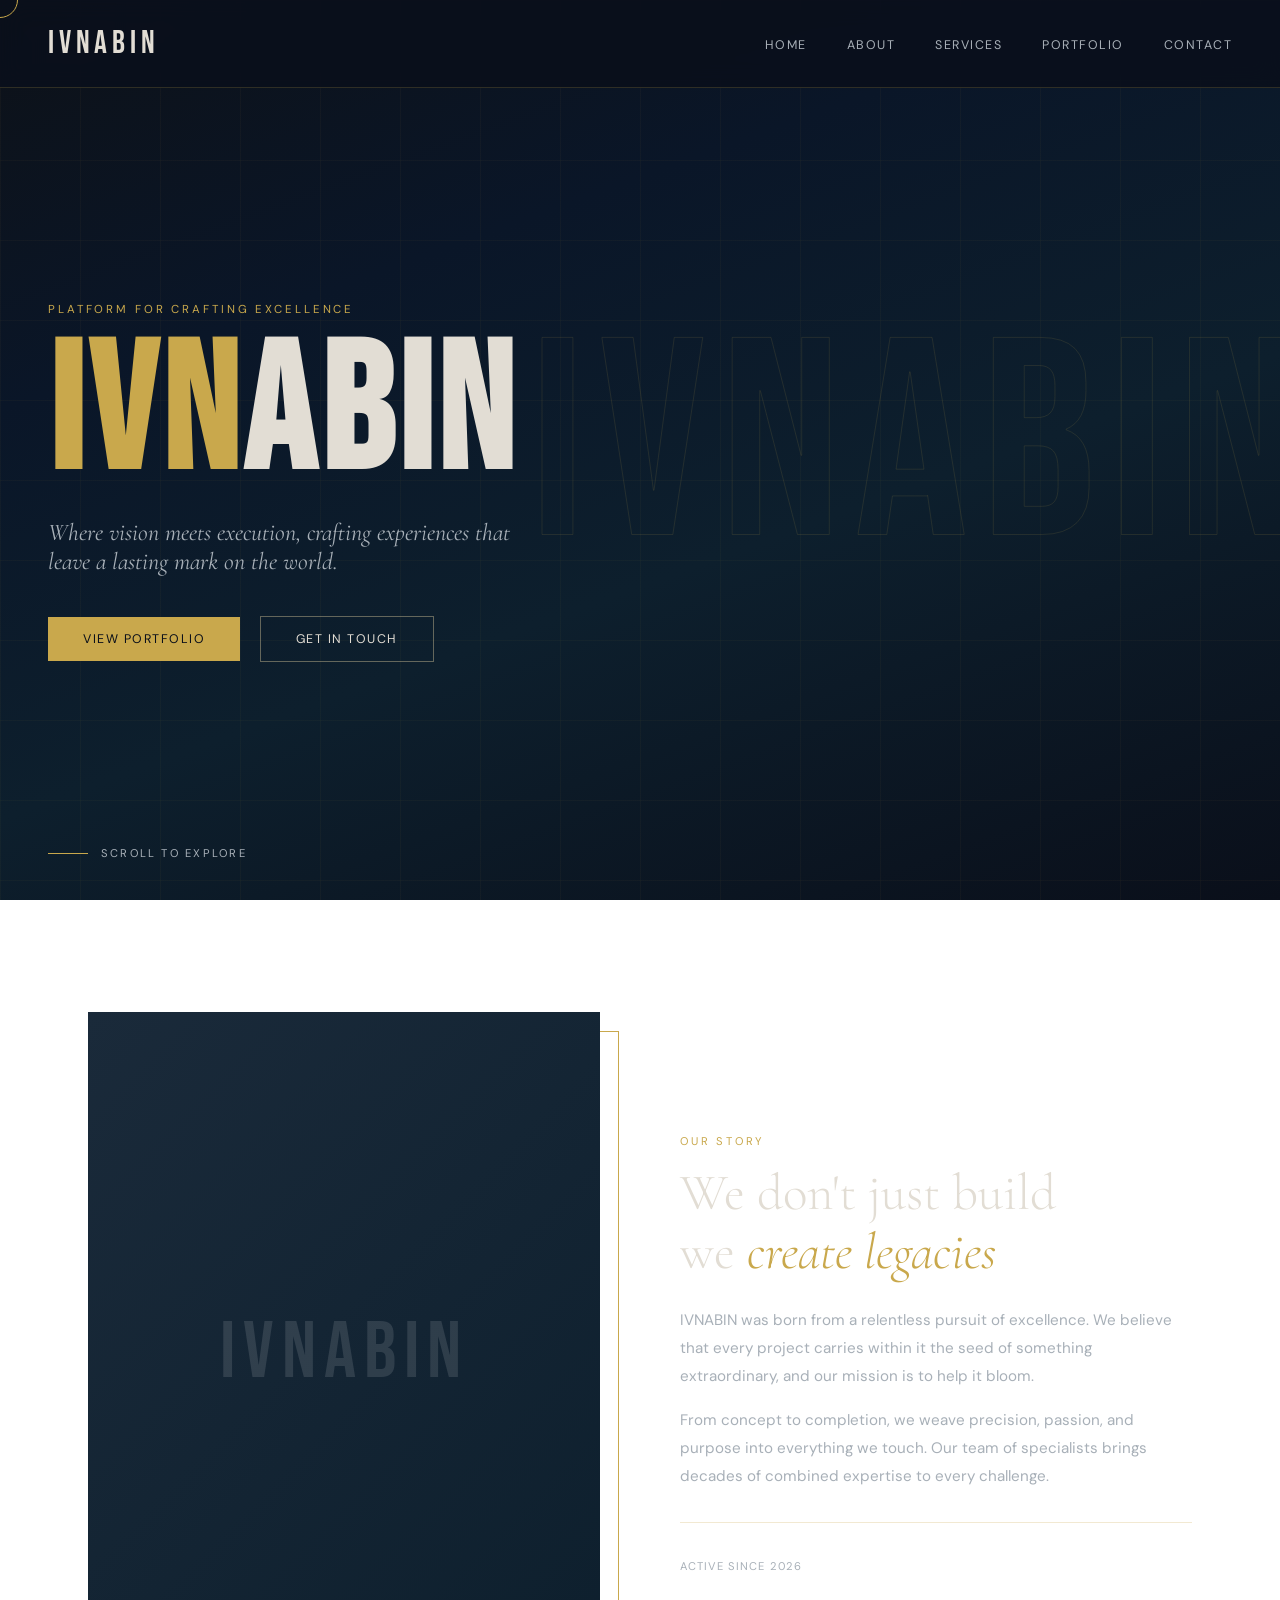
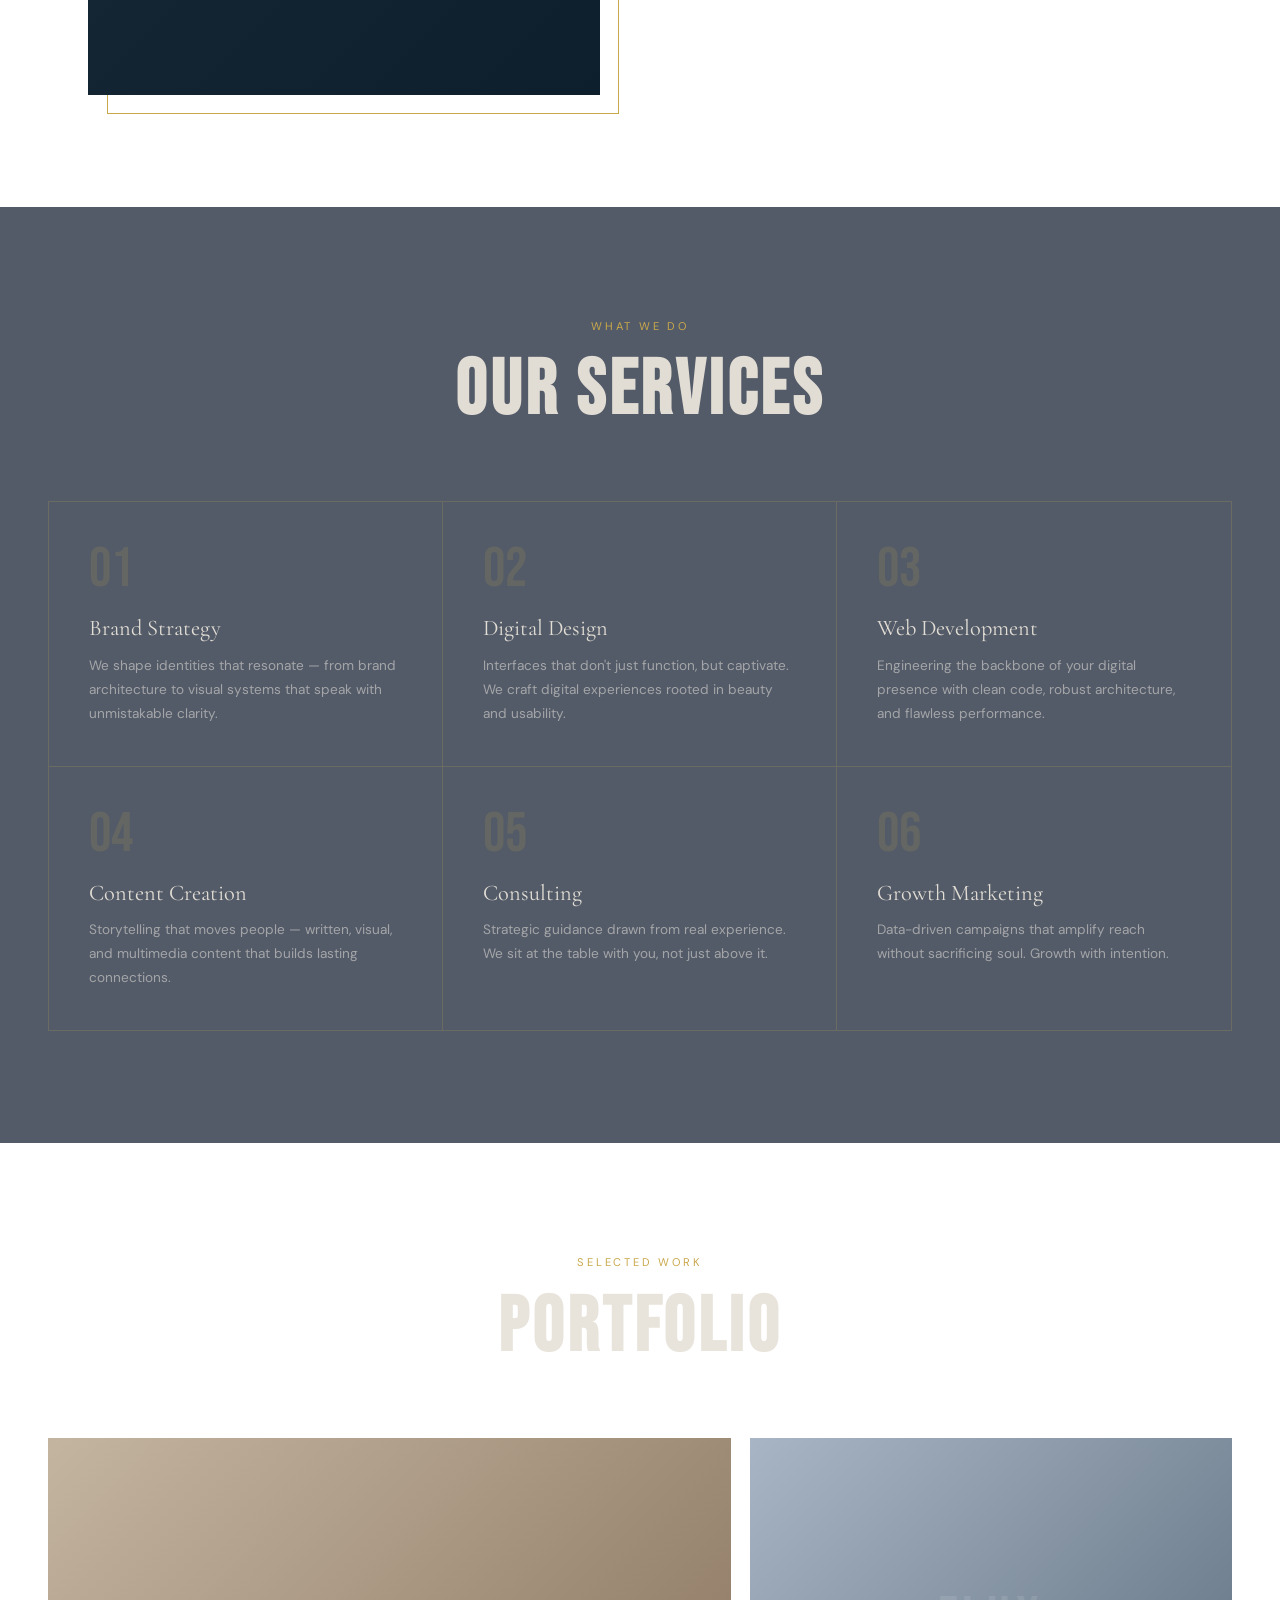
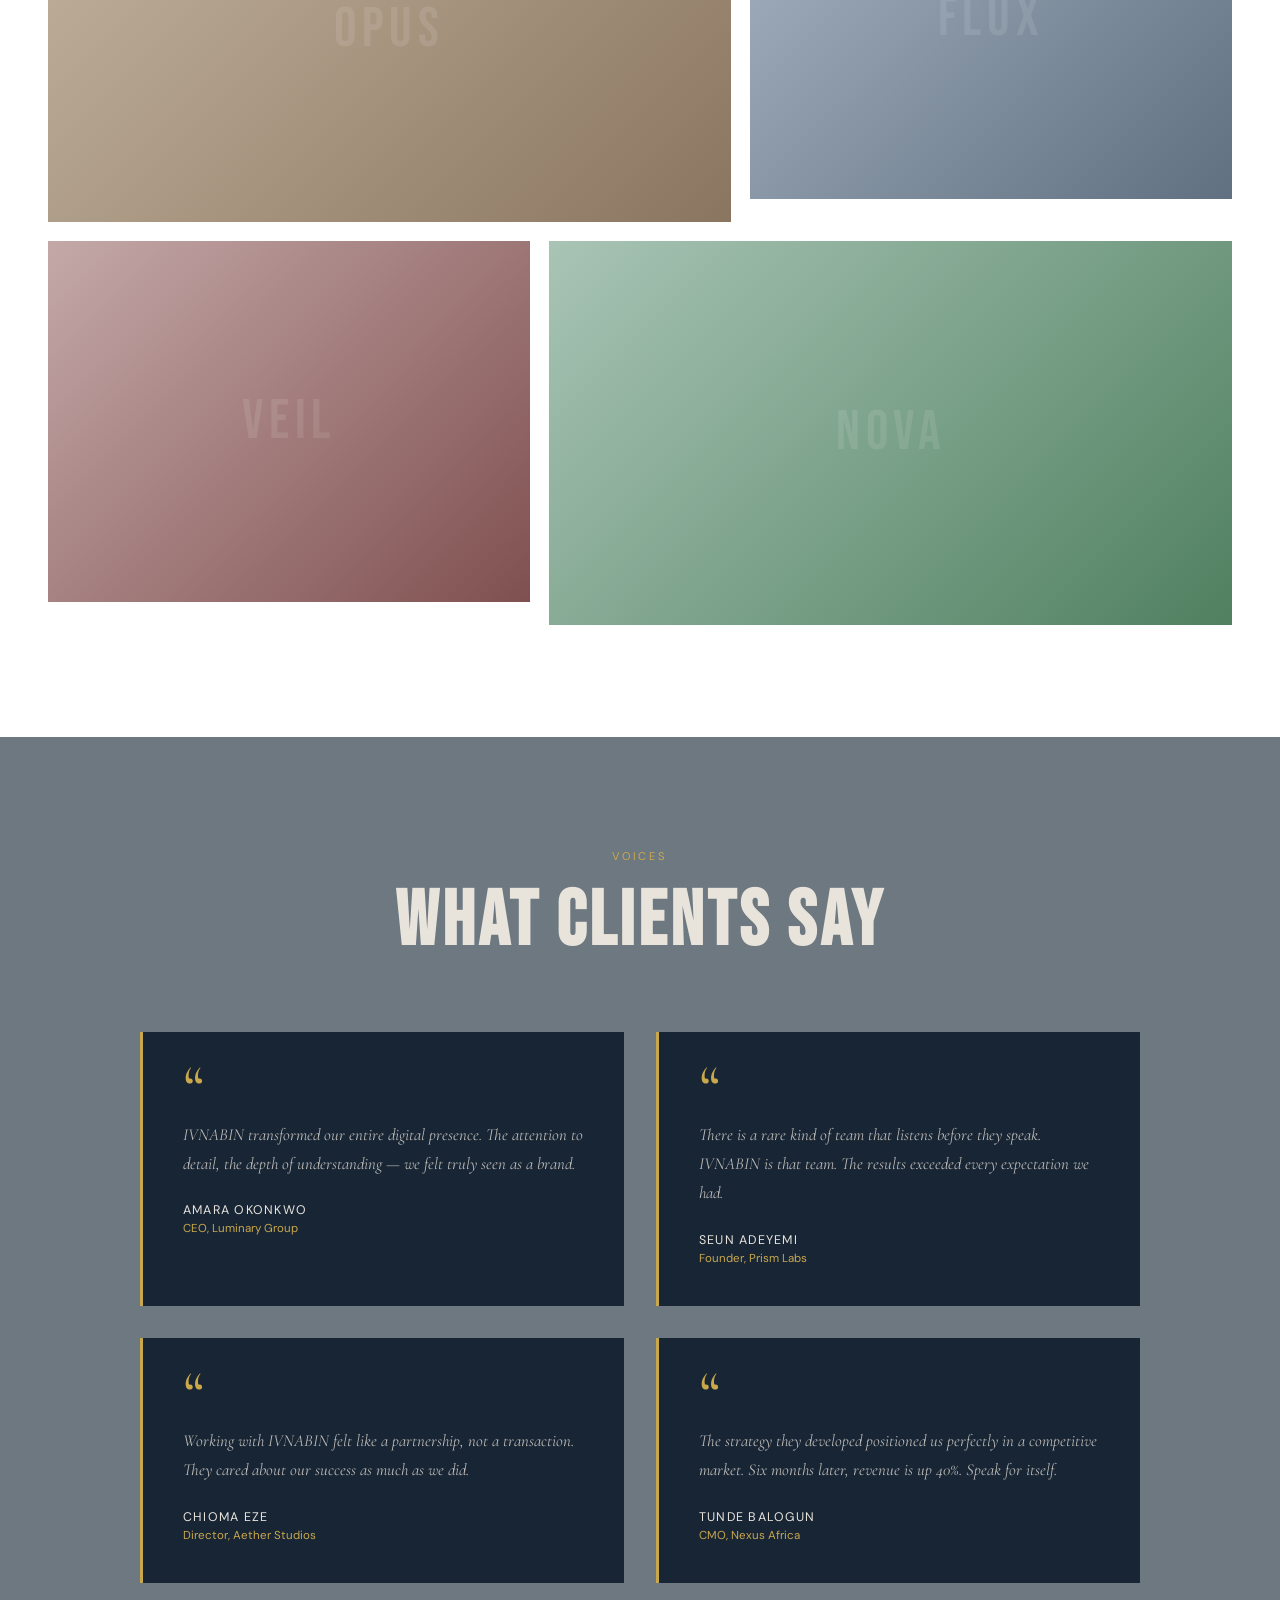
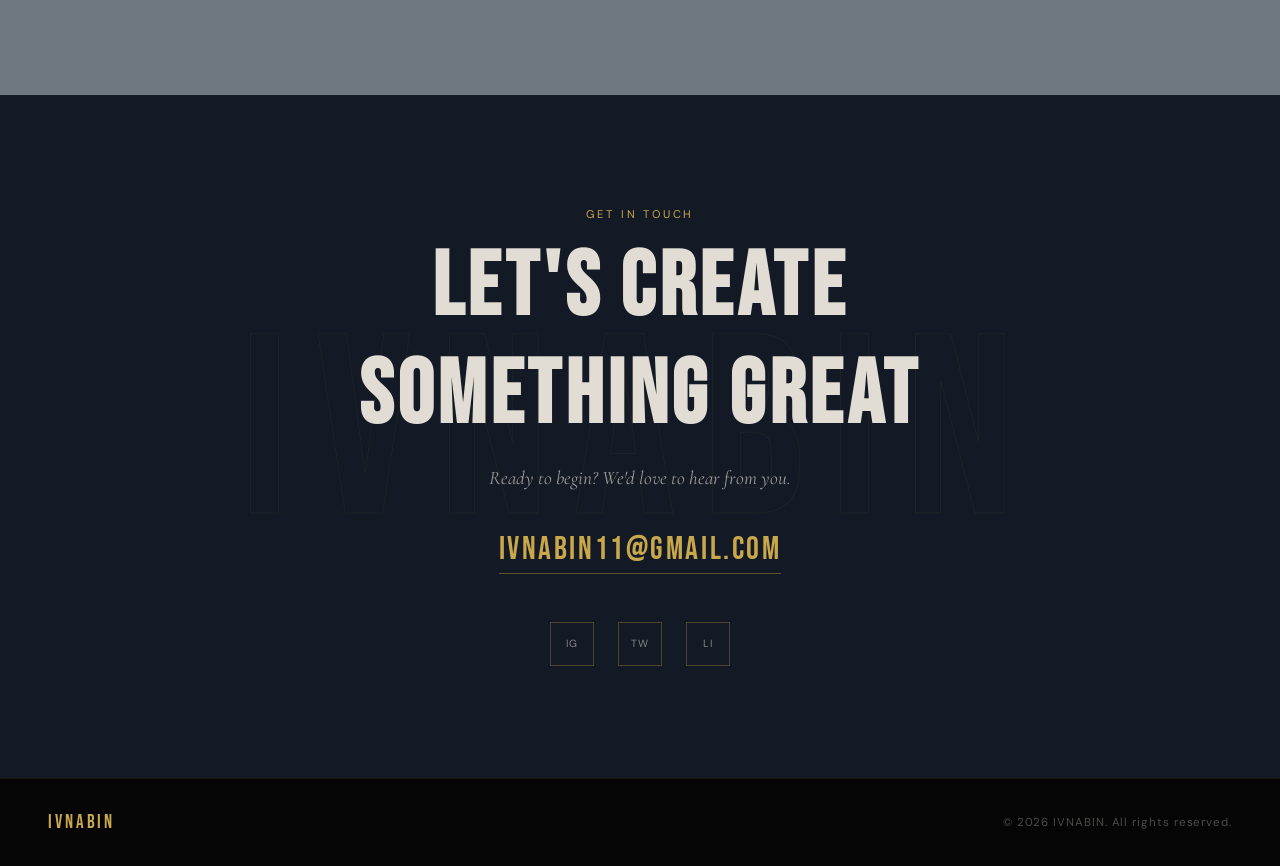
<file: index.html>
<!DOCTYPE html>
<html lang="en">
<head>
<meta charset="UTF-8">
<meta name="viewport" content="width=device-width, initial-scale=1.0">
<title>IVNABIN</title>
<link href="https://fonts.googleapis.com/css2?family=Cormorant+Garamond:ital,wght@0,300;0,400;0,600;1,300;1,400&family=Bebas+Neue&family=DM+Sans:wght@300;400;500&display=swap" rel="stylesheet">
<style>
  *, *::before, *::after { margin: 0; padding: 0; box-sizing: border-box; }

  :root {
    --ink: #e8e4dc;
    --paper: #e2ddd4;
    --gold: #c9a84c;
    --gold-light: #e8d5a3;
    --rust: #8b3a2a;
    --slate: #a8b0b8;
    --cream: #0d1117;
  }

  html { scroll-behavior: smooth; }

  body {
    background: linear-gradient(160deg, #0d1117 0%, #0a1628 30%, #0d1f2d 60%, #0a0f1a 100%);
    background-attachment: fixed;
    color: var(--ink);
    font-family: 'DM Sans', sans-serif;
    overflow-x: hidden;
  }

  /* CURSOR */
  body { cursor: none; }
  .cursor-ring {
    position: fixed; width: 36px; height: 36px;
    border: 1px solid var(--gold); border-radius: 50%;
    pointer-events: none; z-index: 9998;
    transform: translate(-50%, -50%);
    transition: transform 0.15s ease-out, width 0.3s, height 0.3s, border-color 0.3s, box-shadow 0.3s, background 0.3s;
  }
  .cursor-ring.hover-gold {
    border-color: var(--gold-light);
    background: radial-gradient(circle, rgba(201, 168, 76, 0.16) 0%, rgba(201, 168, 76, 0.08) 50%, rgba(201, 168, 76, 0) 80%);
    box-shadow: 0 0 20px rgba(201, 168, 76, 0.55);
  }

  /* NAV */
  nav {
    position: fixed; top: 0; left: 0; right: 0; z-index: 100;
    display: flex; justify-content: space-between; align-items: center;
    padding: 1.5rem 3rem;
    background: rgba(10, 16, 28, 0.92);
    backdrop-filter: blur(12px);
    border-bottom: 1px solid rgba(201, 168, 76, 0.2);
  }
  .nav-logo {
    font-family: 'Bebas Neue', sans-serif;
    font-size: 2rem; letter-spacing: 0.15em;
    color: var(--paper);
    text-decoration: none;
  }
  .nav-links { display: flex; gap: 2.5rem; list-style: none; }
  .nav-links a {
    font-size: 0.78rem; letter-spacing: 0.12em; text-transform: uppercase;
    color: var(--slate); text-decoration: none;
    position: relative; padding-bottom: 2px;
    transition: color 0.3s;
  }
  .nav-links a::after {
    content: ''; position: absolute; bottom: 0; left: 0;
    width: 0; height: 1px; background: var(--gold);
    transition: width 0.3s;
  }
  .nav-links a:hover { color: var(--gold); }
  .nav-links a:hover::after { width: 100%; }

  /* HERO */
  #hero {
    min-height: 100vh; display: flex; flex-direction: column;
    justify-content: center; align-items: flex-start;
    padding: 8rem 3rem 4rem 3rem;
    position: relative; overflow: hidden;
  }
  .hero-bg-text {
    position: absolute; top: 50%; right: -2rem;
    transform: translateY(-50%);
    font-family: 'Bebas Neue', sans-serif;
    font-size: clamp(10rem, 22vw, 22rem);
    color: transparent;
    -webkit-text-stroke: 1px rgba(201, 168, 76, 0.12);
    letter-spacing: 0.05em;
    user-select: none; pointer-events: none;
    white-space: nowrap;
  }
  .hero-tag {
    font-size: 0.72rem; letter-spacing: 0.25em; text-transform: uppercase;
    color: var(--gold); margin-bottom: 1.2rem;
    opacity: 0; animation: fadeUp 0.8s 0.2s forwards;
  }
  .hero-title {
    font-family: 'Bebas Neue', sans-serif;
    font-size: clamp(5rem, 14vw, 13rem);
    line-height: 0.88; letter-spacing: 0.03em;
    color: var(--paper);
    opacity: 0; animation: fadeUp 0.9s 0.4s forwards;
  }
  .hero-title span { color: var(--gold); }
  .hero-sub {
    font-family: 'Cormorant Garamond', serif;
    font-style: italic; font-size: clamp(1.1rem, 2.2vw, 1.5rem);
    color: var(--slate); margin-top: 1.5rem; max-width: 480px;
    opacity: 0; animation: fadeUp 0.9s 0.6s forwards;
  }
  .hero-cta {
    margin-top: 2.5rem; display: flex; gap: 1.2rem; align-items: center;
    opacity: 0; animation: fadeUp 0.9s 0.8s forwards;
  }
  .btn-primary {
    padding: 0.85rem 2.2rem;
    background: var(--gold); color: #0a0f1a;
    font-size: 0.78rem; letter-spacing: 0.12em; text-transform: uppercase;
    border: none; text-decoration: none;
    transition: background 0.3s, transform 0.2s;
    display: inline-block;
  }
  .btn-primary:hover { background: var(--gold-light); transform: translateY(-2px); }
  .btn-ghost {
    padding: 0.85rem 2.2rem;
    background: transparent; color: var(--paper);
    font-size: 0.78rem; letter-spacing: 0.12em; text-transform: uppercase;
    border: 1px solid rgba(232,212,163,0.4); text-decoration: none;
    transition: border-color 0.3s, color 0.3s, transform 0.2s;
    display: inline-block;
  }
  .btn-ghost:hover { border-color: var(--gold); color: var(--gold); transform: translateY(-2px); }
  .hero-scroll {
    position: absolute; bottom: 2.5rem; left: 3rem;
    display: flex; align-items: center; gap: 0.8rem;
    font-size: 0.7rem; letter-spacing: 0.2em; text-transform: uppercase; color: var(--slate);
    opacity: 0; animation: fadeUp 1s 1.2s forwards;
  }
  .scroll-line {
    width: 40px; height: 1px; background: var(--gold);
    animation: expandLine 1.2s 1.4s both;
  }
  .hero-grid-overlay {
    position: absolute; inset: 0; pointer-events: none;
    background-image:
      linear-gradient(rgba(201,168,76,0.04) 1px, transparent 1px),
      linear-gradient(90deg, rgba(201,168,76,0.04) 1px, transparent 1px);
    background-size: 80px 80px;
  }

  /* ABOUT */
  #about {
    padding: 7rem 3rem;
    display: grid; grid-template-columns: 1fr 1fr; gap: 5rem; align-items: center;
    max-width: 1200px; margin: 0 auto;
  }
  .about-img-wrap {
    position: relative;
  }
  .about-img-frame {
    width: 100%; aspect-ratio: 3/4;
    background: linear-gradient(135deg, #1a2a3a, #0d1f2d);
    position: relative; overflow: hidden;
  }
  .about-img-frame::before {
    content: 'IVNABIN'; position: absolute;
    font-family: 'Bebas Neue', sans-serif;
    font-size: 5rem; color: rgba(255,255,255,0.12);
    top: 50%; left: 50%; transform: translate(-50%,-50%);
    letter-spacing: 0.1em; white-space: nowrap;
  }
  .about-img-border {
    position: absolute; top: 1.2rem; left: 1.2rem;
    right: -1.2rem; bottom: -1.2rem;
    border: 1px solid var(--gold); z-index: -1;
  }
  .about-label {
    font-size: 0.7rem; letter-spacing: 0.25em; text-transform: uppercase;
    color: var(--gold); margin-bottom: 1rem;
  }
  .about-heading {
    font-family: 'Cormorant Garamond', serif;
    font-size: clamp(2rem, 4vw, 3.2rem);
    font-weight: 300; line-height: 1.15; margin-bottom: 1.5rem;
    color: var(--paper);
  }
  .about-heading em { font-style: italic; color: var(--gold); }
  .about-text {
    font-size: 0.95rem; line-height: 1.85; color: var(--slate);
    margin-bottom: 1rem;
  }
  .about-stats {
    display: flex; gap: 2rem; margin-top: 2rem; padding-top: 2rem;
    border-top: 1px solid rgba(201,168,76,0.25);
  }
  .stat-num {
    font-family: 'Bebas Neue', sans-serif;
    font-size: 2.5rem; color: var(--gold); line-height: 1;
  }
  .stat-label {
    font-size: 0.7rem; letter-spacing: 0.1em; text-transform: uppercase;
    color: var(--slate); margin-top: 0.2rem;
  }

  /* SERVICES */
  #services {
    background: rgba(10, 22, 40, 0.7); padding: 7rem 3rem;
  }
  .services-inner { max-width: 1200px; margin: 0 auto; }
  .section-header { text-align: center; margin-bottom: 4rem; }
  .section-label {
    font-size: 0.7rem; letter-spacing: 0.25em; text-transform: uppercase;
    color: var(--gold); margin-bottom: 0.8rem;
  }
  .section-title {
    font-family: 'Bebas Neue', sans-serif;
    font-size: clamp(2.5rem, 6vw, 5rem);
    letter-spacing: 0.05em;
    color: var(--paper);
  }
  .services-grid {
    display: grid; grid-template-columns: repeat(3, 1fr); gap: 0;
    border: 1px solid rgba(201,168,76,0.2);
  }
  .service-card {
    padding: 2.5rem; border-right: 1px solid rgba(201,168,76,0.2);
    border-bottom: 1px solid rgba(201,168,76,0.2);
    position: relative; overflow: hidden;
    transition: background 0.4s;
  }
  .service-card:nth-child(3n) { border-right: none; }
  .service-card:nth-last-child(-n+3) { border-bottom: none; }
  .service-card::before {
    content: ''; position: absolute; inset: 0;
    background: linear-gradient(135deg, rgba(201,168,76,0.06), transparent);
    opacity: 0; transition: opacity 0.4s;
  }
  .service-card:hover::before { opacity: 1; }
  .service-num {
    font-family: 'Bebas Neue', sans-serif;
    font-size: 3.5rem; color: rgba(201,168,76,0.15);
    line-height: 1; margin-bottom: 1rem;
    transition: color 0.4s;
  }
  .service-card:hover .service-num { color: rgba(201,168,76,0.35); }
  .service-name {
    font-family: 'Cormorant Garamond', serif;
    font-size: 1.4rem; color: var(--paper);
    margin-bottom: 0.8rem;
  }
  .service-desc {
    font-size: 0.85rem; line-height: 1.75;
    color: rgba(245,240,232,0.5);
  }

  /* PORTFOLIO */
  #portfolio { padding: 7rem 3rem; }
  .portfolio-inner { max-width: 1200px; margin: 0 auto; }
  .portfolio-grid {
    display: grid; grid-template-columns: repeat(12, 1fr);
    grid-template-rows: auto;
    gap: 1.2rem; margin-top: 3rem;
  }
  .port-item {
    overflow: hidden; position: relative;
    background: linear-gradient(135deg, #d4c5a9, #a8956a);
    aspect-ratio: auto;
  }
  .port-item:nth-child(1) { grid-column: span 7; aspect-ratio: 16/9; }
  .port-item:nth-child(2) { grid-column: span 5; aspect-ratio: 4/3; }
  .port-item:nth-child(3) { grid-column: span 5; aspect-ratio: 4/3; }
  .port-item:nth-child(4) { grid-column: span 7; aspect-ratio: 16/9; }
  .port-item::before {
    content: attr(data-title);
    position: absolute; inset: 0;
    font-family: 'Bebas Neue', sans-serif;
    font-size: 3.5rem; color: rgba(255,255,255,0.1);
    display: flex; align-items: center; justify-content: center;
    letter-spacing: 0.1em;
  }
  .port-overlay {
    position: absolute; inset: 0;
    background: linear-gradient(to top, rgba(10,10,10,0.85), transparent 50%);
    opacity: 0; transition: opacity 0.4s;
    display: flex; flex-direction: column;
    justify-content: flex-end; padding: 1.8rem;
  }
  .port-item:hover .port-overlay { opacity: 1; }
  .port-title {
    font-family: 'Cormorant Garamond', serif;
    font-size: 1.4rem; color: white; margin-bottom: 0.3rem;
  }
  .port-cat {
    font-size: 0.7rem; letter-spacing: 0.15em; text-transform: uppercase;
    color: var(--gold);
  }
  .port-item:nth-child(1) { background: linear-gradient(135deg, #c4b5a0, #8a7560); }
  .port-item:nth-child(2) { background: linear-gradient(135deg, #a8b5c4, #607080); }
  .port-item:nth-child(3) { background: linear-gradient(135deg, #c4a8a8, #805050); }
  .port-item:nth-child(4) { background: linear-gradient(135deg, #a8c4b5, #508060); }

  /* TESTIMONIALS */
  #testimonials { background: rgba(13, 31, 45, 0.6); padding: 7rem 3rem; }
  .testimonials-inner { max-width: 1000px; margin: 0 auto; }
  .testimonials-grid {
    display: grid; grid-template-columns: 1fr 1fr; gap: 2rem; margin-top: 3rem;
  }
  .testimonial-card {
    padding: 2.5rem; background: rgba(15, 28, 45, 0.9);
    border-left: 3px solid var(--gold);
    transition: transform 0.3s, box-shadow 0.3s;
  }
  .testimonial-card:hover {
    transform: translateY(-4px);
    box-shadow: 0 12px 40px rgba(0,0,0,0.08);
  }
  .quote-mark {
    font-family: 'Cormorant Garamond', serif;
    font-size: 4rem; color: var(--gold);
    line-height: 0.5; margin-bottom: 1rem;
  }
  .quote-text {
    font-family: 'Cormorant Garamond', serif;
    font-style: italic; font-size: 1.05rem; line-height: 1.75;
    color: rgba(226, 221, 212, 0.8); margin-bottom: 1.5rem;
  }
  .quote-author { font-size: 0.78rem; letter-spacing: 0.1em; text-transform: uppercase; }
  .quote-role { font-size: 0.72rem; color: var(--gold); margin-top: 0.2rem; }

  /* CONTACT */
  #contact {
    background: rgba(8, 14, 26, 0.95); padding: 7rem 3rem;
    text-align: center; position: relative; overflow: hidden;
  }
  #contact::before {
    content: 'IVNABIN'; position: absolute;
    font-family: 'Bebas Neue', sans-serif;
    font-size: clamp(8rem, 20vw, 18rem);
    color: transparent; -webkit-text-stroke: 1px rgba(201,168,76,0.06);
    top: 50%; left: 50%; transform: translate(-50%,-50%);
    letter-spacing: 0.1em; white-space: nowrap; pointer-events: none;
  }
  .contact-inner { max-width: 700px; margin: 0 auto; position: relative; z-index: 1; }
  .contact-title {
    font-family: 'Bebas Neue', sans-serif;
    font-size: clamp(2.5rem, 7vw, 6rem);
    color: var(--paper); letter-spacing: 0.05em;
    margin-bottom: 1rem;
  }
  .contact-sub {
    font-family: 'Cormorant Garamond', serif;
    font-style: italic; font-size: 1.2rem;
    color: rgba(245,240,232,0.6); margin-bottom: 2.5rem;
  }
  .contact-email {
    display: inline-block;
    font-family: 'Bebas Neue', sans-serif;
    font-size: clamp(1.2rem, 3vw, 2rem);
    letter-spacing: 0.08em; color: var(--gold);
    text-decoration: none;
    border-bottom: 1px solid rgba(201,168,76,0.4);
    padding-bottom: 4px; margin-bottom: 3rem;
    transition: color 0.3s, border-color 0.3s;
  }
  .contact-email:hover { color: var(--paper); border-color: var(--paper); }
  .contact-socials { display: flex; justify-content: center; gap: 1.5rem; }
  .social-link {
    width: 44px; height: 44px; border: 1px solid rgba(201,168,76,0.3);
    display: flex; align-items: center; justify-content: center;
    color: rgba(245,240,232,0.5); text-decoration: none;
    font-size: 0.65rem; letter-spacing: 0.1em;
    transition: border-color 0.3s, color 0.3s;
  }
  .social-link:hover { border-color: var(--gold); color: var(--gold); }

  /* FOOTER */
  footer {
    background: #050505; padding: 2rem 3rem;
    display: flex; justify-content: space-between; align-items: center;
    border-top: 1px solid rgba(201,168,76,0.1);
  }
  .footer-logo {
    font-family: 'Bebas Neue', sans-serif;
    font-size: 1.2rem; letter-spacing: 0.15em; color: var(--gold);
  }
  .footer-copy {
    font-size: 0.72rem; color: rgba(245,240,232,0.3); letter-spacing: 0.08em;
  }

  /* ANIMATIONS */
  @keyframes fadeUp {
    from { opacity: 0; transform: translateY(30px); }
    to { opacity: 1; transform: translateY(0); }
  }
  @keyframes expandLine {
    from { width: 0; } to { width: 40px; }
  }

  /* SCROLL REVEAL */
  .reveal {
    opacity: 0; transform: translateY(40px);
    transition: opacity 0.8s ease, transform 0.8s ease;
  }
  .reveal.visible { opacity: 1; transform: translateY(0); }

  /* RESPONSIVE */
  @media (max-width: 900px) {
    #about { grid-template-columns: 1fr; }
    .services-grid { grid-template-columns: 1fr 1fr; }
    .service-card:nth-child(2n) { border-right: none; }
    .service-card:nth-child(3n) { border-right: 1px solid rgba(201,168,76,0.2); }
    .portfolio-grid { grid-template-columns: 1fr 1fr; }
    .port-item:nth-child(n) { grid-column: span 1; }
    .testimonials-grid { grid-template-columns: 1fr; }
  }
  @media (max-width: 600px) {
    nav {
      padding: 1rem 1rem;
      flex-direction: column;
      align-items: flex-start;
      gap: 0.6rem;
    }
    .nav-links {
      display: flex;
      flex-wrap: wrap;
      gap: 0.65rem 1rem;
      width: 100%;
    }
    .nav-links a {
      font-size: 0.63rem;
      letter-spacing: 0.07em;
    }
    #hero, #about, #services, #portfolio, #testimonials, #contact { padding-left: 1.5rem; padding-right: 1.5rem; }
    #hero { padding-top: 8.3rem; }
    .services-grid { grid-template-columns: 1fr; }
    .portfolio-grid { grid-template-columns: 1fr; }
    footer { flex-direction: column; gap: 0.5rem; text-align: center; }
  }
  @media (max-width: 380px) {
    .nav-links {
      gap: 0.5rem 0.7rem;
    }
    .nav-links a {
      font-size: 0.58rem;
      letter-spacing: 0.04em;
    }
  }
</style>
</head>
<body>

<div class="cursor-ring" id="cursorRing"></div>

<!-- NAV -->
<nav>
  <a href="#" class="nav-logo">IVNABIN</a>
  <ul class="nav-links">
    <li><a href="index.html">Home</a></li>
    <li><a href="about.html">About</a></li>
    <li><a href="service.html">Services</a></li>
    <li><a href="#portfolio">Portfolio</a></li>
    <li><a href="contact.html">Contact</a></li>
  </ul>
</nav>

<!-- HERO -->
<section id="hero">
  <div class="hero-grid-overlay"></div>
  <div class="hero-bg-text">IVNABIN</div>
  <div class="hero-tag">Platform for crafting excellence</div>
  <h1 class="hero-title"><span>IVN</span>ABIN</h1>
  <p class="hero-sub">Where vision meets execution, crafting experiences that leave a lasting mark on the world.</p>
  <div class="hero-cta">
    <a href="#portfolio" target="_blank" class="btn-primary">View Portfolio</a>
    <a href="#contact" class="btn-ghost">Get In Touch</a>
  </div>
  <div class="hero-scroll">
    <div class="scroll-line"></div>
    Scroll to explore
  </div>
</section>

<!-- ABOUT -->
<section id="about">
  <div class="about-img-wrap reveal">
    <div class="about-img-frame"></div>
    <div class="about-img-border"></div>
  </div>
  <div class="reveal">
    <div class="about-label">Our Story</div>
    <h2 class="about-heading">We don't just build <br>we <em>create legacies</em></h2>
    <p class="about-text">IVNABIN was born from a relentless pursuit of excellence. We believe that every project carries within it the seed of something extraordinary, and our mission is to help it bloom.</p>
    <p class="about-text">From concept to completion, we weave precision, passion, and purpose into everything we touch. Our team of specialists brings decades of combined expertise to every challenge.</p>
    <div class="about-stats">
      <div>
        <div class="stat-label">Active since 2026</div>
      </div>
    </div>
  </div>
</section>

<!-- SERVICES -->
<section id="services">
  <div class="services-inner">
    <div class="section-header reveal">
      <div class="section-label">What We Do</div>
      <h2 class="section-title">Our Services</h2>
    </div>
    <div class="services-grid">
      <div class="service-card reveal">
        <div class="service-num">01</div>
        <div class="service-name">Brand Strategy</div>
        <p class="service-desc">We shape identities that resonate — from brand architecture to visual systems that speak with unmistakable clarity.</p>
      </div>
      <div class="service-card reveal">
        <div class="service-num">02</div>
        <div class="service-name">Digital Design</div>
        <p class="service-desc">Interfaces that don't just function, but captivate. We craft digital experiences rooted in beauty and usability.</p>
      </div>
      <div class="service-card reveal">
        <div class="service-num">03</div>
        <div class="service-name">Web Development</div>
        <p class="service-desc">Engineering the backbone of your digital presence with clean code, robust architecture, and flawless performance.</p>
      </div>
      <div class="service-card reveal">
        <div class="service-num">04</div>
        <div class="service-name">Content Creation</div>
        <p class="service-desc">Storytelling that moves people — written, visual, and multimedia content that builds lasting connections.</p>
      </div>
      <div class="service-card reveal">
        <div class="service-num">05</div>
        <div class="service-name">Consulting</div>
        <p class="service-desc">Strategic guidance drawn from real experience. We sit at the table with you, not just above it.</p>
      </div>
      <div class="service-card reveal">
        <div class="service-num">06</div>
        <div class="service-name">Growth Marketing</div>
        <p class="service-desc">Data-driven campaigns that amplify reach without sacrificing soul. Growth with intention.</p>
      </div>
    </div>
  </div>
</section>

<!-- PORTFOLIO -->
<section id="portfolio">
  <div class="portfolio-inner">
    <div class="section-header reveal">
      <div class="section-label" style="color:var(--gold)">Selected Work</div>
      <h2 class="section-title" style="color:var(--ink)">Portfolio</h2>
    </div>
    <div class="portfolio-grid">
      <div class="port-item reveal" data-title="OPUS">
        <div class="port-overlay">
          <div class="port-title">Opus Rebrand</div>
          <div class="port-cat">Brand Identity · 2026</div>
        </div>
      </div>
      <div class="port-item reveal" data-title="FLUX">
        <div class="port-overlay">
          <div class="port-title">Flux Platform</div>
          <div class="port-cat">Web Design · 2026</div>
        </div>
      </div>
      <div class="port-item reveal" data-title="VEIL">
        <div class="port-overlay">
          <div class="port-title">Veil Campaign</div>
          <div class="port-cat">Marketing · 2026</div>
        </div>
      </div>
      <div class="port-item reveal" data-title="NOVA">
        <div class="port-overlay">
          <div class="port-title">Nova Digital</div>
          <div class="port-cat">Development · 2026</div>
        </div>
      </div>
    </div>
  </div>
</section>

<!-- TESTIMONIALS -->
<section id="testimonials">
  <div class="testimonials-inner">
    <div class="section-header reveal">
      <div class="section-label">Voices</div>
      <h2 class="section-title" style="color:var(--ink)">What Clients Say</h2>
    </div>
    <div class="testimonials-grid">
      <div class="testimonial-card reveal">
        <div class="quote-mark">&ldquo;</div>
        <p class="quote-text">IVNABIN transformed our entire digital presence. The attention to detail, the depth of understanding — we felt truly seen as a brand.</p>
        <div class="quote-author">Amara Okonkwo</div>
        <div class="quote-role">CEO, Luminary Group</div>
      </div>
      <div class="testimonial-card reveal">
        <div class="quote-mark">&ldquo;</div>
        <p class="quote-text">There is a rare kind of team that listens before they speak. IVNABIN is that team. The results exceeded every expectation we had.</p>
        <div class="quote-author">Seun Adeyemi</div>
        <div class="quote-role">Founder, Prism Labs</div>
      </div>
      <div class="testimonial-card reveal">
        <div class="quote-mark">&ldquo;</div>
        <p class="quote-text">Working with IVNABIN felt like a partnership, not a transaction. They cared about our success as much as we did.</p>
        <div class="quote-author">Chioma Eze</div>
        <div class="quote-role">Director, Aether Studios</div>
      </div>
      <div class="testimonial-card reveal">
        <div class="quote-mark">&ldquo;</div>
        <p class="quote-text">The strategy they developed positioned us perfectly in a competitive market. Six months later, revenue is up 40%. Speak for itself.</p>
        <div class="quote-author">Tunde Balogun</div>
        <div class="quote-role">CMO, Nexus Africa</div>
      </div>
    </div>
  </div>
</section>

<!-- CONTACT -->
<section id="contact">
  <div class="contact-inner">
    <div class="section-label reveal" style="color:var(--gold)">Get In Touch</div>
    <h2 class="contact-title reveal">Let's Create<br>Something Great</h2>
    <p class="contact-sub reveal">Ready to begin? We'd love to hear from you.</p>
    <a href="mailto:ivnabin11@gmail.com" class="contact-email reveal">ivnabin11@gmail.com</a>
    <div class="contact-socials reveal">
      <a href="https://instagram.com/louis.leonard.517" class="social-link">IG</a>
      <a href="https://twitter.com/@leona40875" class="social-link">TW</a>
      <a href="#" class="social-link">LI</a>
    </div>
  </div>
</section>

<!-- FOOTER -->
<footer>
  <div class="footer-logo">IVNABIN</div>
  <div class="footer-copy">&copy; 2026 IVNABIN. All rights reserved.</div>
</footer>

<script>
  // Custom cursor
  const ring = document.getElementById('cursorRing');
  let mx = 0, my = 0, rx = 0, ry = 0;
  document.addEventListener('mousemove', e => { mx = e.clientX; my = e.clientY; });
  function animCursor() {
    rx += (mx - rx) * 0.12; ry += (my - ry) * 0.12;
    ring.style.left = rx + 'px'; ring.style.top = ry + 'px';
    requestAnimationFrame(animCursor);
  }
  animCursor();
  document.querySelectorAll('a, button').forEach(el => {
    el.addEventListener('mouseenter', () => {
      ring.style.width = '54px'; ring.style.height = '54px';
      ring.classList.add('hover-gold');
    });
    el.addEventListener('mouseleave', () => {
      ring.style.width = '36px'; ring.style.height = '36px';
      ring.classList.remove('hover-gold');
    });
  });

  // Scroll reveal
  const observer = new IntersectionObserver(entries => {
    entries.forEach((e, i) => {
      if (e.isIntersecting) {
        setTimeout(() => e.target.classList.add('visible'), i * 80);
        observer.unobserve(e.target);
      }
    });
  }, { threshold: 0.1 });
  document.querySelectorAll('.reveal').forEach(el => observer.observe(el));

  // Parallax on hero bg text
  const bgText = document.querySelector('.hero-bg-text');
  window.addEventListener('scroll', () => {
    bgText.style.transform = `translateY(calc(-50% + ${window.scrollY * 0.3}px))`;
  });
</script>
</body>
</html>
</file>
